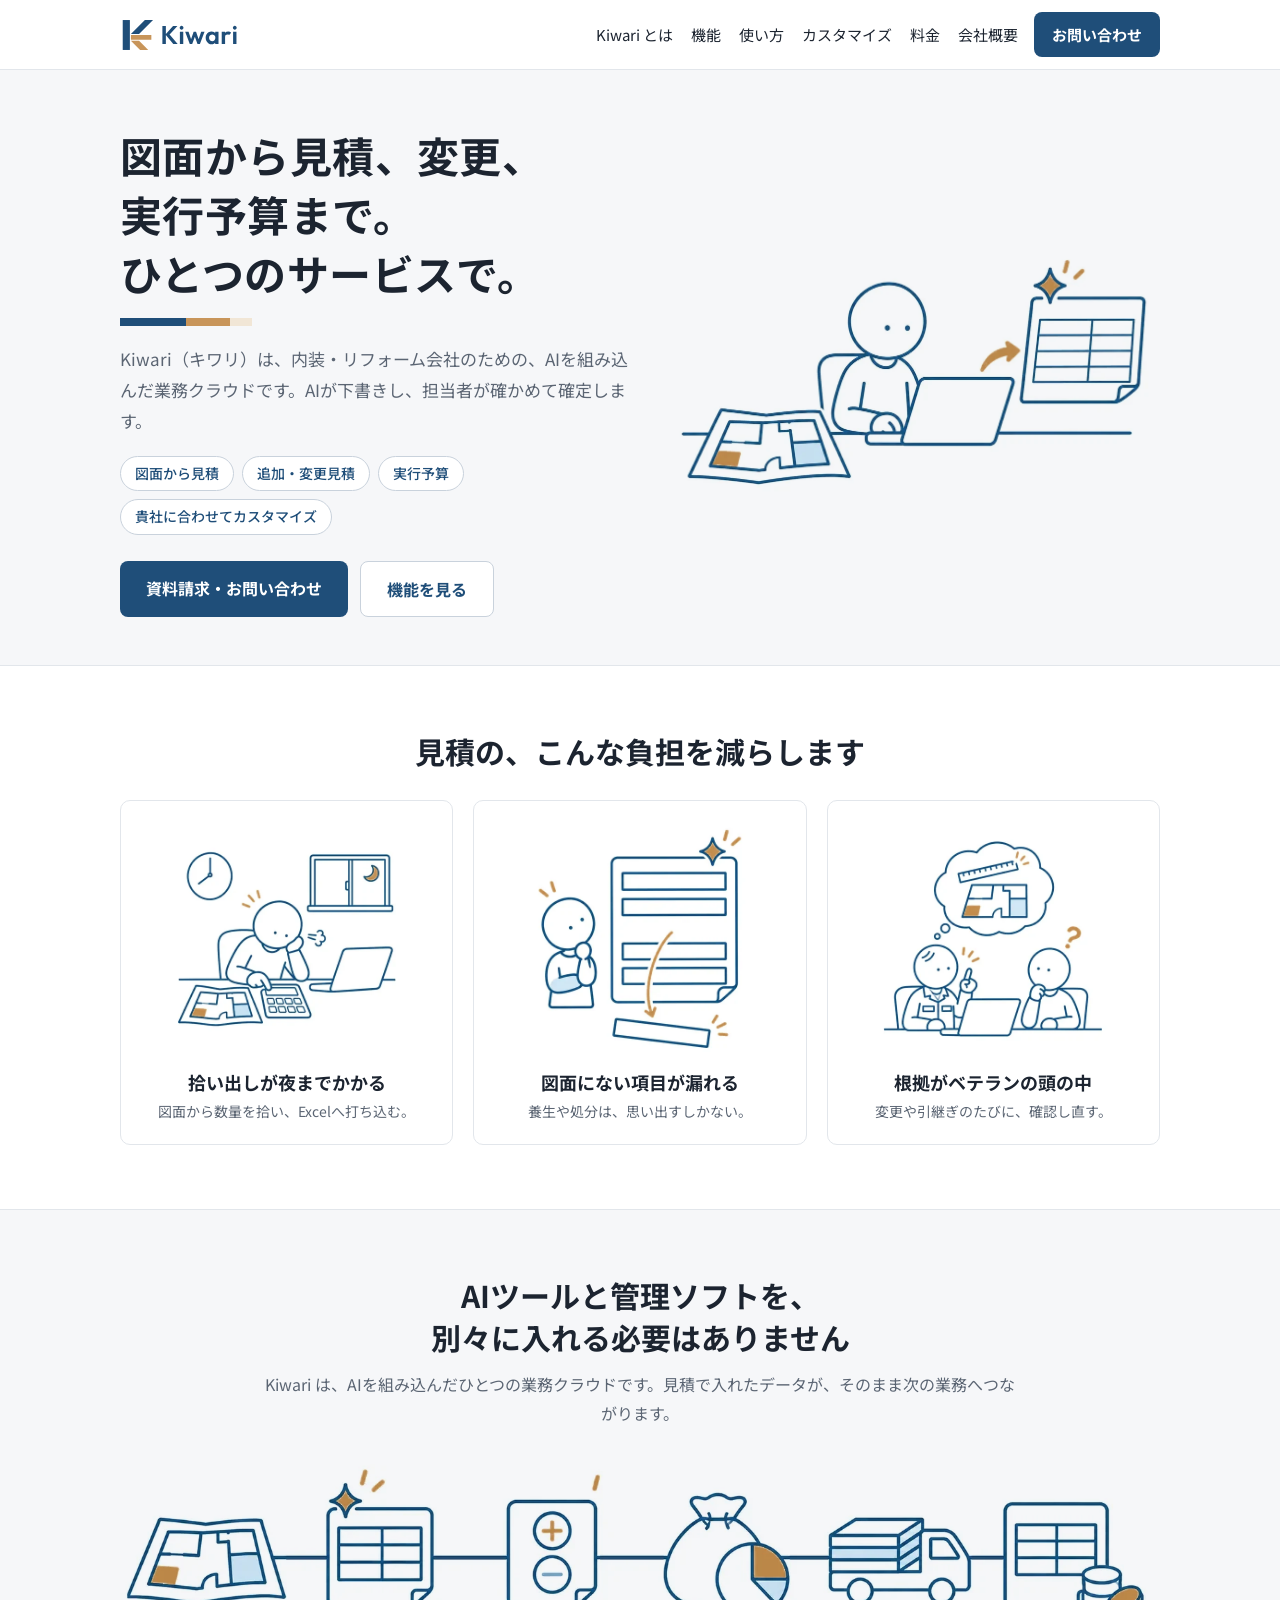
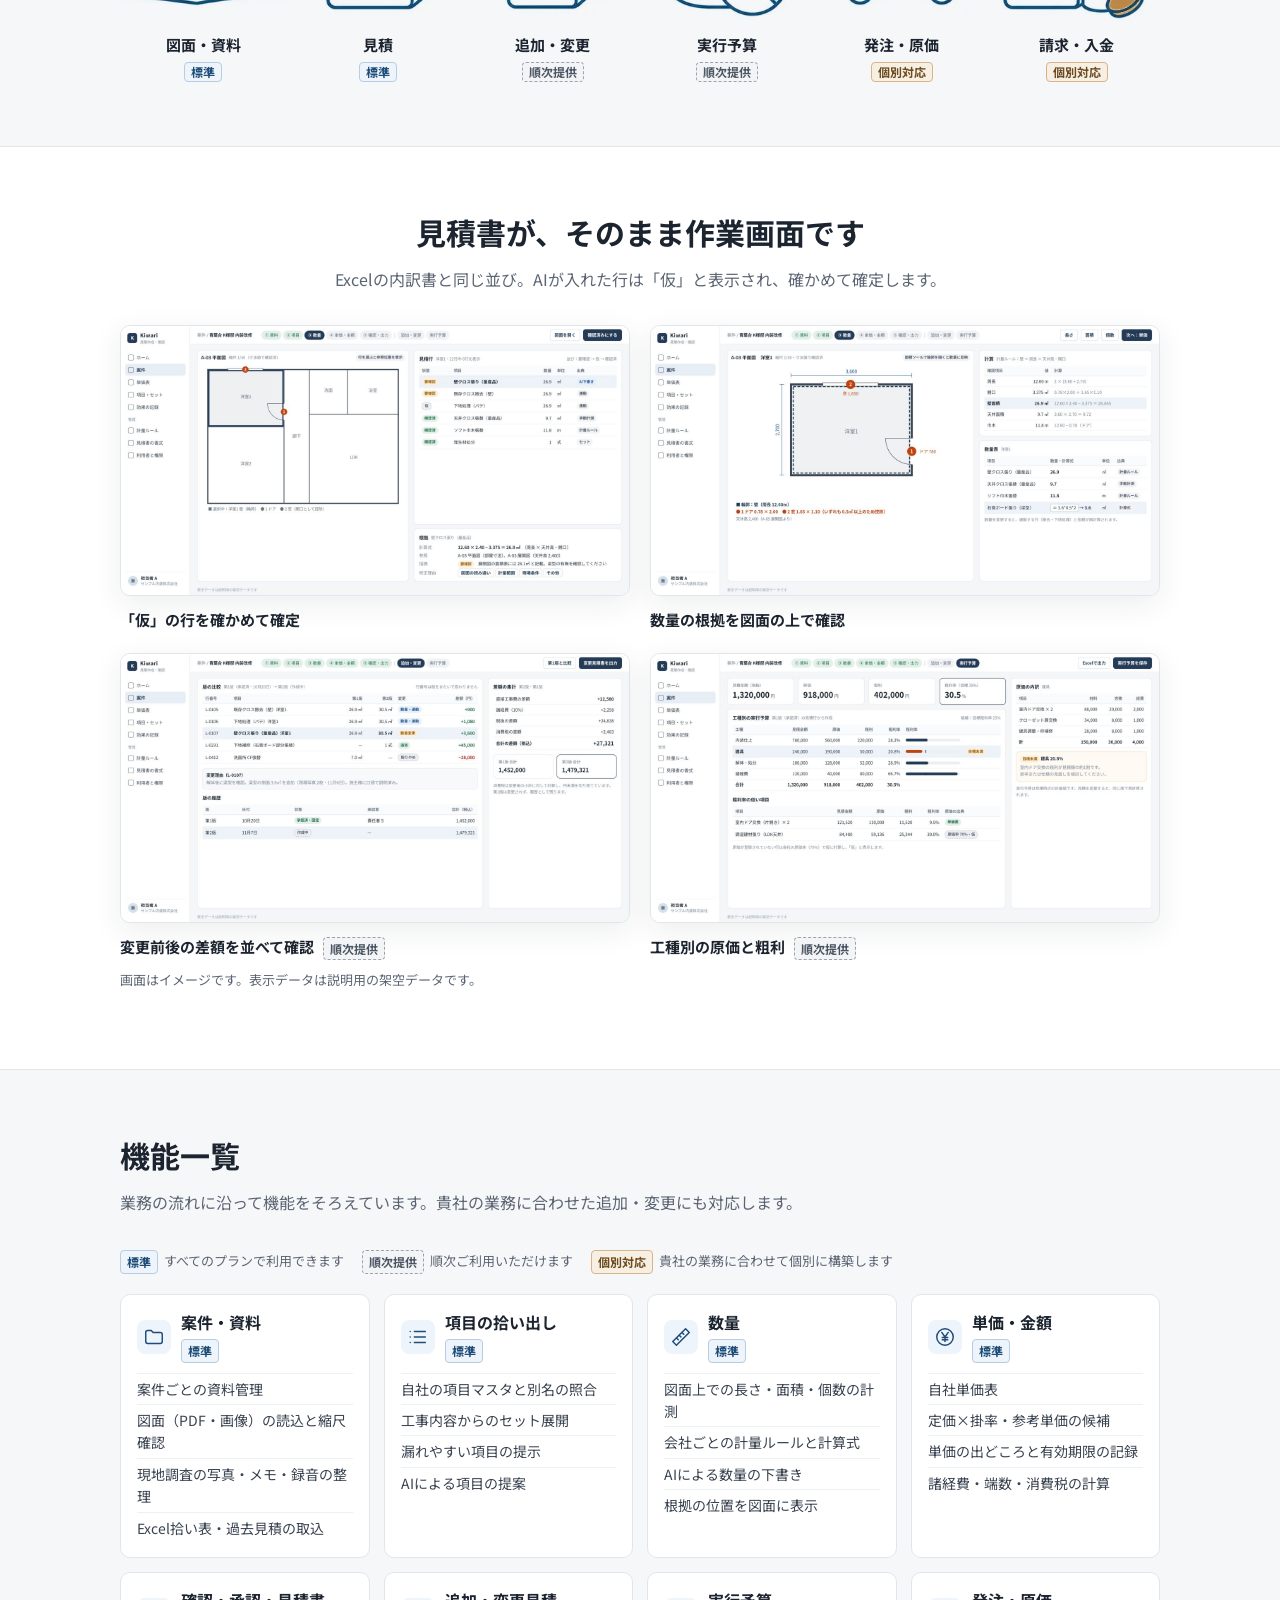
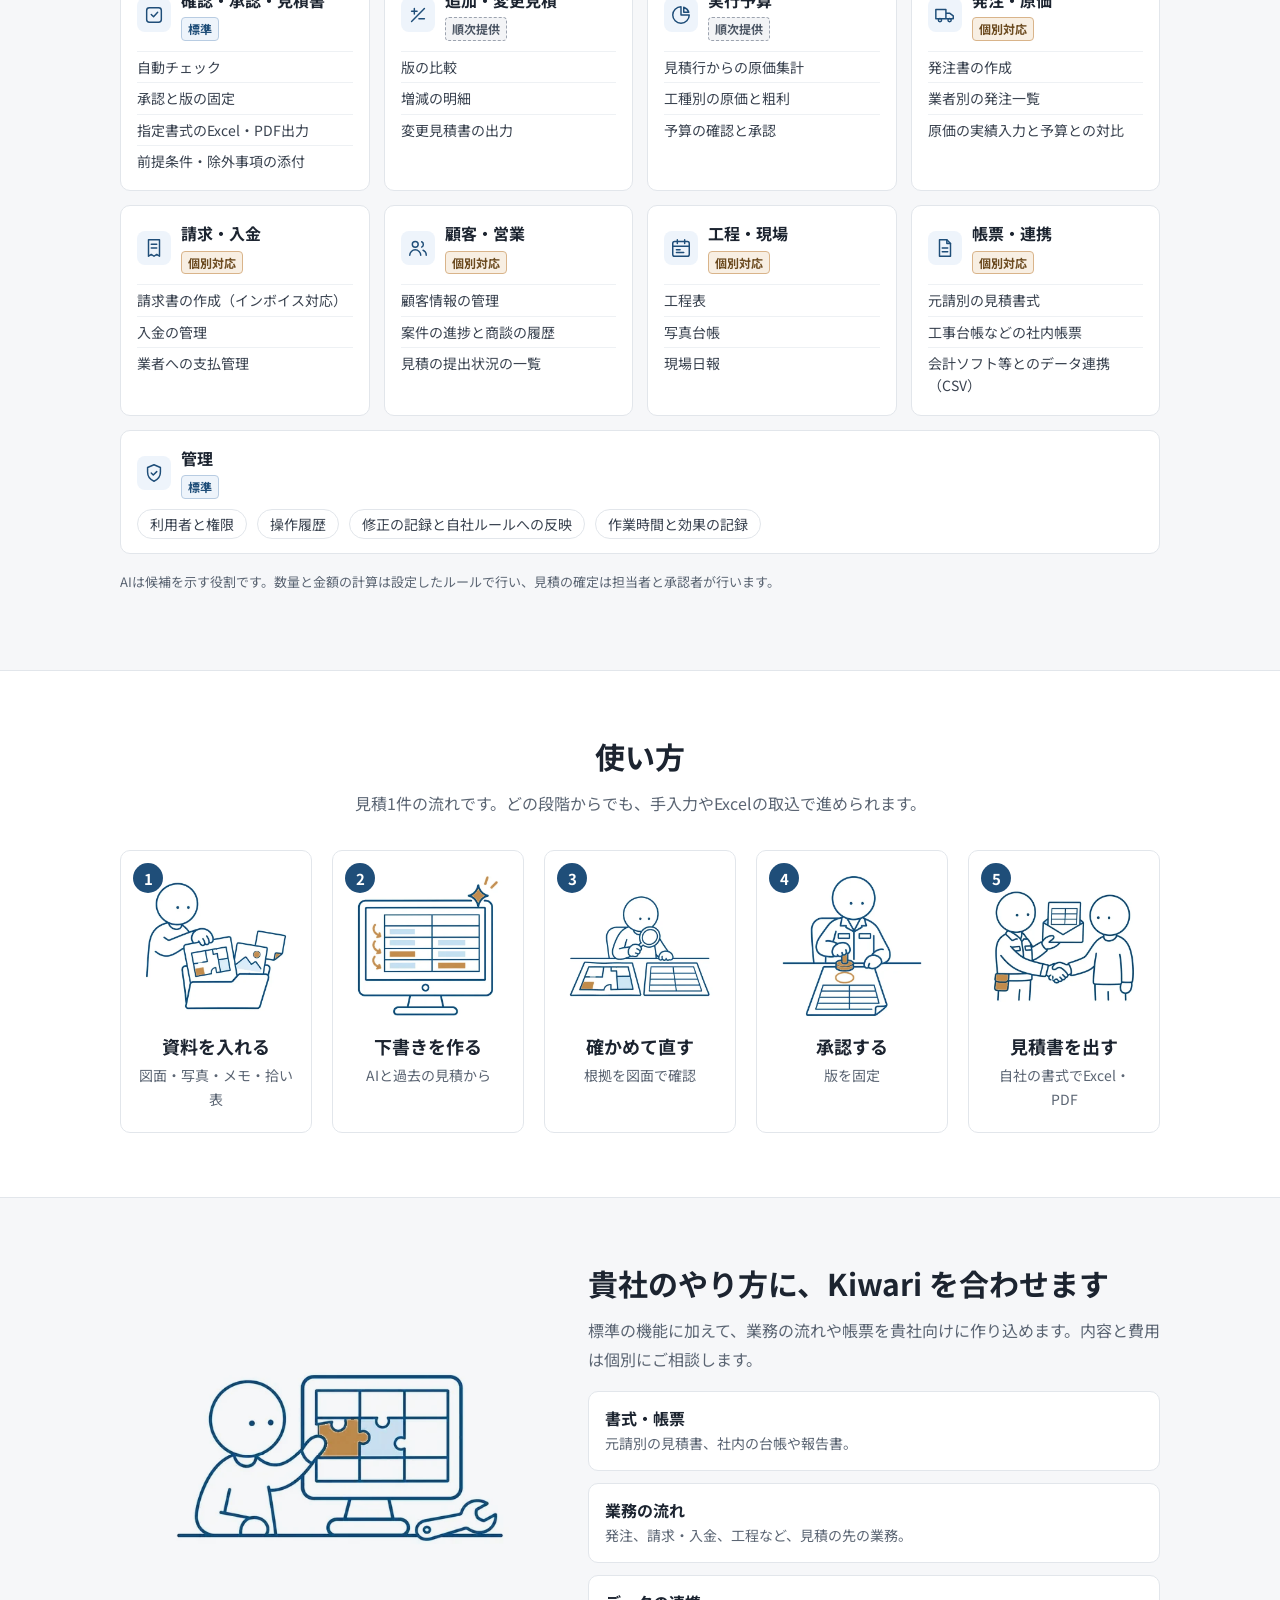
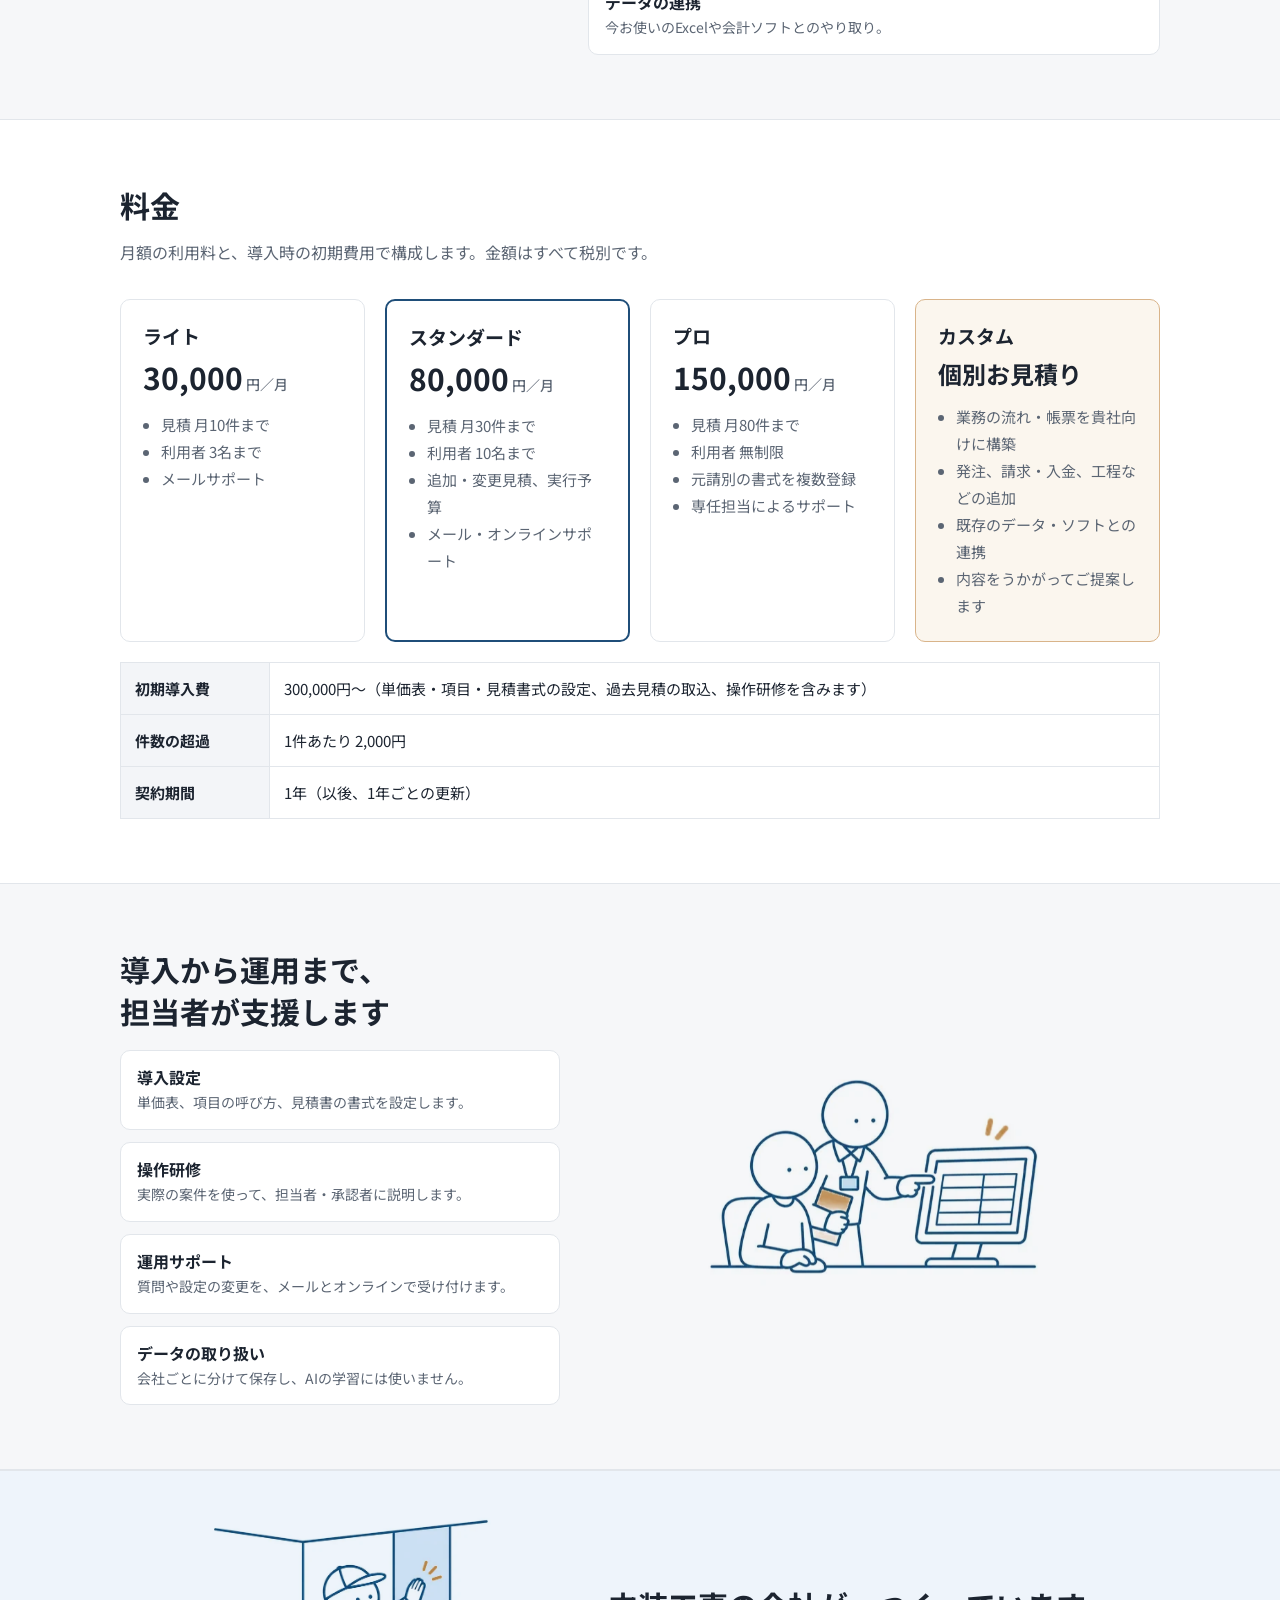
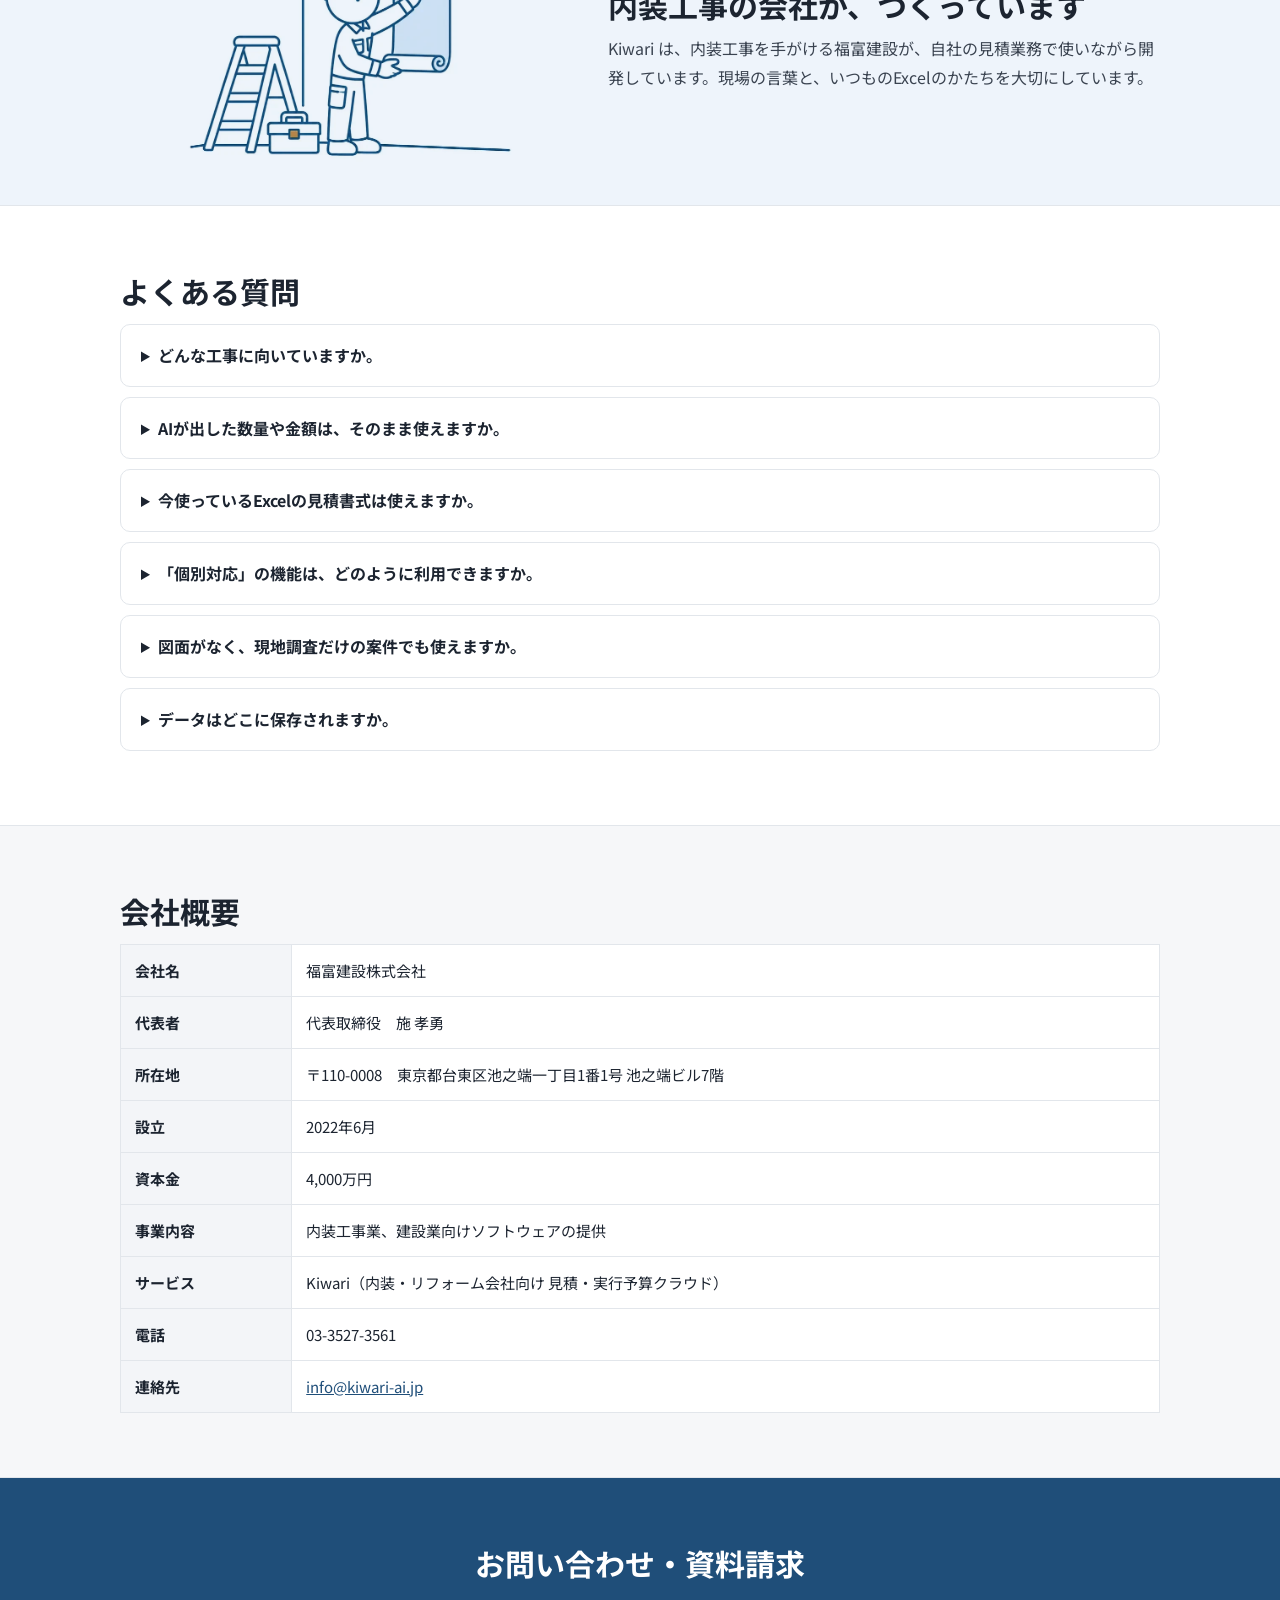
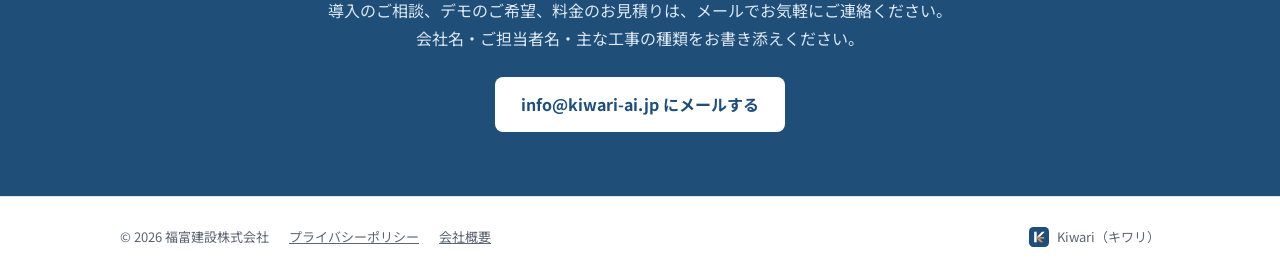
<file: index.html>
<!doctype html>
<html lang="ja">
<head>
<meta charset="utf-8">
<meta name="viewport" content="width=device-width,initial-scale=1">
<title>Kiwari（キワリ）｜内装・リフォームの見積・実行予算クラウド（AI搭載）</title>
<meta name="description" content="Kiwari は、内装・リフォーム会社のためのAI搭載の業務クラウドです。図面からの見積作成、追加・変更見積、実行予算までをひとつのサービスで行えます。貴社の業務に合わせたカスタマイズにも対応します。">
<meta property="og:title" content="Kiwari｜内装・リフォームの見積・実行予算クラウド（AI搭載）">
<meta property="og:description" content="図面から見積、変更、実行予算まで、ひとつのサービスで。AIが下書きし、人が確かめて確定します。">
<meta property="og:type" content="website">
<meta property="og:url" content="https://kiwari-ai.jp/">
<link rel="canonical" href="https://kiwari-ai.jp/">
<link rel="icon" href="assets/favicon.svg" type="image/svg+xml">
<link rel="apple-touch-icon" href="assets/apple-touch-icon.png">
<link rel="preconnect" href="https://fonts.googleapis.com">
<link rel="preconnect" href="https://fonts.gstatic.com" crossorigin>
<link href="https://fonts.googleapis.com/css2?family=Noto+Sans+JP:wght@400;500;700&display=swap" rel="stylesheet">
<link rel="stylesheet" href="assets/style.css">
</head>
<body>

<header class="site">
  <div class="wrap">
    <a class="brand" href="./" aria-label="Kiwari トップ"><img src="assets/logo.svg" width="141" height="40" alt="Kiwari"></a>
    <nav class="main" aria-label="メインメニュー">
      <a href="#concept">Kiwari とは</a>
      <a href="#features">機能</a>
      <a href="#flow">使い方</a>
      <a href="#custom">カスタマイズ</a>
      <a href="#price">料金</a>
      <a href="#company">会社概要</a>
    </nav>
    <a class="btn" href="#contact" style="padding:9px 18px;font-size:15px">お問い合わせ</a>
  </div>
</header>

<main>

<div class="hero2">
  <div class="wrap">
    <div>
      <h1><span>図面から見積、変更、</span><span>実行予算まで。</span><br><span>ひとつのサービスで。</span></h1>
      <div class="bar321" aria-hidden="true"><i></i><i></i><i></i></div>
      <p class="lead">Kiwari（キワリ）は、内装・リフォーム会社のための、AIを組み込んだ業務クラウドです。AIが下書きし、担当者が確かめて確定します。</p>
      <ul class="chips"><li>図面から見積</li><li>追加・変更見積</li><li>実行予算</li><li>貴社に合わせてカスタマイズ</li></ul>
      <div class="cta">
        <a class="btn" href="#contact">資料請求・お問い合わせ</a>
        <a class="btn ghost" href="#features">機能を見る</a>
      </div>
    </div>
    <div class="art"><img class="il" src="assets/il_hero.webp" width="1000" height="667" alt="図面を見ながらノートパソコンで見積書を作る担当者のイラスト"></div>
  </div>
</div>

<section class="center">
  <div class="wrap">
    <h2>見積の、こんな負担を減らします</h2>
    <div class="grid g3" style="margin-top:28px">
      <div class="pic"><img class="il" src="assets/il_pain1.webp" width="520" height="520" alt="" loading="lazy"><h3>拾い出しが夜までかかる</h3><p>図面から数量を拾い、Excelへ打ち込む。</p></div>
      <div class="pic"><img class="il" src="assets/il_pain2.webp" width="520" height="520" alt="" loading="lazy"><h3>図面にない項目が漏れる</h3><p>養生や処分は、思い出すしかない。</p></div>
      <div class="pic"><img class="il" src="assets/il_pain3.webp" width="520" height="520" alt="" loading="lazy"><h3>根拠がベテランの頭の中</h3><p>変更や引継ぎのたびに、確認し直す。</p></div>
    </div>
  </div>
</section>

<section class="alt center" id="concept">
  <div class="wrap">
    <h2>AIツールと管理ソフトを、<br>別々に入れる必要はありません</h2>
    <p class="sec-lead">Kiwari は、AIを組み込んだひとつの業務クラウドです。見積で入れたデータが、そのまま次の業務へつながります。</p>
    <div class="railwrap"><div class="railin">
      <img class="il" src="assets/il_oneline.webp" width="1500" height="243" alt="図面から見積、変更、実行予算、発注、請求までが一本の線でつながるイラスト" loading="lazy" style="width:100%">
      <div class="rail">
        <div>図面・資料<br><span class="tag std">標準</span></div>
        <div>見積<br><span class="tag std">標準</span></div>
        <div>追加・変更<br><span class="tag">順次提供</span></div>
        <div>実行予算<br><span class="tag">順次提供</span></div>
        <div>発注・原価<br><span class="tag cus">個別対応</span></div>
        <div>請求・入金<br><span class="tag cus">個別対応</span></div>
      </div>
    </div></div>
  </div>
</section>

<section>
  <div class="wrap">
    <h2 class="center">見積書が、そのまま作業画面です</h2>
    <p class="sec-lead center" style="margin-left:auto;margin-right:auto">Excelの内訳書と同じ並び。AIが入れた行は「仮」と表示され、確かめて確定します。</p>
    <div class="shots">
      <figure><div class="shot"><img src="assets/s2_review.jpg" width="1440" height="760" alt="見積の行と図面の参照位置を並べた画面" loading="lazy"></div><figcaption>「仮」の行を確かめて確定</figcaption></figure>
      <figure><div class="shot"><img src="assets/s5_qty.jpg" width="1440" height="760" alt="図面上で数量の根拠を確認している画面" loading="lazy"></div><figcaption>数量の根拠を図面の上で確認</figcaption></figure>
      <figure><div class="shot"><img src="assets/s8_change.jpg" width="1440" height="760" alt="当初の版と変更後の版の差額を確認している画面" loading="lazy"></div><figcaption>変更前後の差額を並べて確認 <span class="tag">順次提供</span></figcaption></figure>
      <figure><div class="shot"><img src="assets/s9_budget.jpg" width="1440" height="760" alt="工種別の原価と粗利を確認している画面" loading="lazy"></div><figcaption>工種別の原価と粗利 <span class="tag">順次提供</span></figcaption></figure>
    </div>
    <p class="cap">画面はイメージです。表示データは説明用の架空データです。</p>
  </div>
</section>

<section class="alt" id="features">
  <div class="wrap">
    <h2>機能一覧</h2>
    <p class="sec-lead">業務の流れに沿って機能をそろえています。貴社の業務に合わせた追加・変更にも対応します。</p>
    <ul class="legend">
      <li><span class="tag std">標準</span>すべてのプランで利用できます</li>
      <li><span class="tag">順次提供</span>順次ご利用いただけます</li>
      <li><span class="tag cus">個別対応</span>貴社の業務に合わせて個別に構築します</li>
    </ul>
    <div class="fgrid">
      <div class="fcard"><div class="hd"><svg viewBox="0 0 24 24" fill="none" stroke="currentColor" stroke-width="1.6" stroke-linecap="round" stroke-linejoin="round" aria-hidden="true"><path d="M3 7a2 2 0 0 1 2-2h4l2 2h8a2 2 0 0 1 2 2v8a2 2 0 0 1-2 2H5a2 2 0 0 1-2-2z"/></svg><div><h3>案件・資料</h3><span class="tag std">標準</span></div></div><ul><li>案件ごとの資料管理</li><li>図面（PDF・画像）の読込と縮尺確認</li><li>現地調査の写真・メモ・録音の整理</li><li>Excel拾い表・過去見積の取込</li></ul></div>
      <div class="fcard"><div class="hd"><svg viewBox="0 0 24 24" fill="none" stroke="currentColor" stroke-width="1.6" stroke-linecap="round" stroke-linejoin="round" aria-hidden="true"><path d="M8 6h12M8 12h12M8 18h12"/><path d="M3.5 6h.01M3.5 12h.01M3.5 18h.01"/></svg><div><h3>項目の拾い出し</h3><span class="tag std">標準</span></div></div><ul><li>自社の項目マスタと別名の照合</li><li>工事内容からのセット展開</li><li>漏れやすい項目の提示</li><li>AIによる項目の提案</li></ul></div>
      <div class="fcard"><div class="hd"><svg viewBox="0 0 24 24" fill="none" stroke="currentColor" stroke-width="1.6" stroke-linecap="round" stroke-linejoin="round" aria-hidden="true"><path d="M3 17 17 3l4 4L7 21z"/><path d="m7 13 2 2M10 10l2 2M13 7l2 2"/></svg><div><h3>数量</h3><span class="tag std">標準</span></div></div><ul><li>図面上での長さ・面積・個数の計測</li><li>会社ごとの計量ルールと計算式</li><li>AIによる数量の下書き</li><li>根拠の位置を図面に表示</li></ul></div>
      <div class="fcard"><div class="hd"><svg viewBox="0 0 24 24" fill="none" stroke="currentColor" stroke-width="1.6" stroke-linecap="round" stroke-linejoin="round" aria-hidden="true"><circle cx="12" cy="12" r="9"/><path d="m8.5 7 3.5 5 3.5-5M12 12v5M9 12.5h6M9 15h6"/></svg><div><h3>単価・金額</h3><span class="tag std">標準</span></div></div><ul><li>自社単価表</li><li>定価×掛率・参考単価の候補</li><li>単価の出どころと有効期限の記録</li><li>諸経費・端数・消費税の計算</li></ul></div>
      <div class="fcard"><div class="hd"><svg viewBox="0 0 24 24" fill="none" stroke="currentColor" stroke-width="1.6" stroke-linecap="round" stroke-linejoin="round" aria-hidden="true"><path d="M9 11.5 11.5 14 16 9"/><rect x="4" y="4" width="16" height="16" rx="3"/></svg><div><h3>確認・承認・見積書</h3><span class="tag std">標準</span></div></div><ul><li>自動チェック</li><li>承認と版の固定</li><li>指定書式のExcel・PDF出力</li><li>前提条件・除外事項の添付</li></ul></div>
      <div class="fcard"><div class="hd"><svg viewBox="0 0 24 24" fill="none" stroke="currentColor" stroke-width="1.6" stroke-linecap="round" stroke-linejoin="round" aria-hidden="true"><path d="M5 8h6M8 5v6M13 16h6"/><path d="M19 5 5 19"/></svg><div><h3>追加・変更見積</h3><span class="tag">順次提供</span></div></div><ul><li>版の比較</li><li>増減の明細</li><li>変更見積書の出力</li></ul></div>
      <div class="fcard"><div class="hd"><svg viewBox="0 0 24 24" fill="none" stroke="currentColor" stroke-width="1.6" stroke-linecap="round" stroke-linejoin="round" aria-hidden="true"><path d="M12 3a9 9 0 1 0 9 9h-9z"/><path d="M15 3.5A9 9 0 0 1 20.5 9H15z"/></svg><div><h3>実行予算</h3><span class="tag">順次提供</span></div></div><ul><li>見積行からの原価集計</li><li>工種別の原価と粗利</li><li>予算の確認と承認</li></ul></div>
      <div class="fcard"><div class="hd"><svg viewBox="0 0 24 24" fill="none" stroke="currentColor" stroke-width="1.6" stroke-linecap="round" stroke-linejoin="round" aria-hidden="true"><path d="M2 6h11v10H2zM13 10h4l4 3v3h-8z"/><circle cx="6.5" cy="17.5" r="1.8"/><circle cx="17" cy="17.5" r="1.8"/></svg><div><h3>発注・原価</h3><span class="tag cus">個別対応</span></div></div><ul><li>発注書の作成</li><li>業者別の発注一覧</li><li>原価の実績入力と予算との対比</li></ul></div>
      <div class="fcard"><div class="hd"><svg viewBox="0 0 24 24" fill="none" stroke="currentColor" stroke-width="1.6" stroke-linecap="round" stroke-linejoin="round" aria-hidden="true"><path d="M6 3h12v18l-3-2-3 2-3-2-3 2z"/><path d="M9 8h6M9 12h6"/></svg><div><h3>請求・入金</h3><span class="tag cus">個別対応</span></div></div><ul><li>請求書の作成（インボイス対応）</li><li>入金の管理</li><li>業者への支払管理</li></ul></div>
      <div class="fcard"><div class="hd"><svg viewBox="0 0 24 24" fill="none" stroke="currentColor" stroke-width="1.6" stroke-linecap="round" stroke-linejoin="round" aria-hidden="true"><circle cx="9" cy="8" r="3.2"/><path d="M3 20c0-3.3 2.7-6 6-6s6 2.700 6 6"/><path d="M16 5.2a3.200 3.200 0 0 1 0 5.800M17.500 14.500c2.100.800 3.500 2.800 3.500 5.500"/></svg><div><h3>顧客・営業</h3><span class="tag cus">個別対応</span></div></div><ul><li>顧客情報の管理</li><li>案件の進捗と商談の履歴</li><li>見積の提出状況の一覧</li></ul></div>
      <div class="fcard"><div class="hd"><svg viewBox="0 0 24 24" fill="none" stroke="currentColor" stroke-width="1.6" stroke-linecap="round" stroke-linejoin="round" aria-hidden="true"><rect x="3" y="5" width="18" height="16" rx="2"/><path d="M3 10h18M8 3v4M16 3v4M7 14h4M7 17h8"/></svg><div><h3>工程・現場</h3><span class="tag cus">個別対応</span></div></div><ul><li>工程表</li><li>写真台帳</li><li>現場日報</li></ul></div>
      <div class="fcard"><div class="hd"><svg viewBox="0 0 24 24" fill="none" stroke="currentColor" stroke-width="1.6" stroke-linecap="round" stroke-linejoin="round" aria-hidden="true"><path d="M6 3h8l4 4v14H6z"/><path d="M14 3v4h4M9 12h6M9 16h6"/></svg><div><h3>帳票・連携</h3><span class="tag cus">個別対応</span></div></div><ul><li>元請別の見積書式</li><li>工事台帳などの社内帳票</li><li>会計ソフト等とのデータ連携（CSV）</li></ul></div>
      <div class="fcard wide"><div class="hd"><svg viewBox="0 0 24 24" fill="none" stroke="currentColor" stroke-width="1.6" stroke-linecap="round" stroke-linejoin="round" aria-hidden="true"><path d="M12 3 5 6v5c0 4.500 2.900 8.300 7 10 4.100-1.700 7-5.500 7-10V6z"/><path d="m9 12 2.200 2.200L15 10.500"/></svg><div><h3>管理</h3><span class="tag std">標準</span></div></div><ul><li>利用者と権限</li><li>操作履歴</li><li>修正の記録と自社ルールへの反映</li><li>作業時間と効果の記録</li></ul></div>
    </div>
    <p class="note">AIは候補を示す役割です。数量と金額の計算は設定したルールで行い、見積の確定は担当者と承認者が行います。</p>
  </div>
</section>

<section class="center" id="flow">
  <div class="wrap">
    <h2>使い方</h2>
    <p class="sec-lead">見積1件の流れです。どの段階からでも、手入力やExcelの取込で進められます。</p>
    <div class="grid g5">
      <div class="pic step"><span class="num">1</span><img class="il" src="assets/il_step1.webp" width="520" height="520" alt="" loading="lazy"><h3>資料を入れる</h3><p>図面・写真・メモ・拾い表</p></div>
      <div class="pic step"><span class="num">2</span><img class="il" src="assets/il_step2.webp" width="520" height="520" alt="" loading="lazy"><h3>下書きを作る</h3><p>AIと過去の見積から</p></div>
      <div class="pic step"><span class="num">3</span><img class="il" src="assets/il_step3.webp" width="520" height="520" alt="" loading="lazy"><h3>確かめて直す</h3><p>根拠を図面で確認</p></div>
      <div class="pic step"><span class="num">4</span><img class="il" src="assets/il_step4.webp" width="520" height="520" alt="" loading="lazy"><h3>承認する</h3><p>版を固定</p></div>
      <div class="pic step"><span class="num">5</span><img class="il" src="assets/il_step5.webp" width="520" height="520" alt="" loading="lazy"><h3>見積書を出す</h3><p>自社の書式でExcel・PDF</p></div>
    </div>
  </div>
</section>

<section class="alt" id="custom">
  <div class="wrap split">
    <div class="center"><img class="il" src="assets/il_custom.webp" width="520" height="520" alt="画面の表にパズルのピースをはめ込むイラスト" loading="lazy"></div>
    <div>
      <h2>貴社のやり方に、Kiwari を合わせます</h2>
      <p class="sec-lead" style="margin-bottom:18px">標準の機能に加えて、業務の流れや帳票を貴社向けに作り込めます。内容と費用は個別にご相談します。</p>
      <div class="mini">
        <div><h3>書式・帳票</h3><p>元請別の見積書、社内の台帳や報告書。</p></div>
        <div><h3>業務の流れ</h3><p>発注、請求・入金、工程など、見積の先の業務。</p></div>
        <div><h3>データの連携</h3><p>今お使いのExcelや会計ソフトとのやり取り。</p></div>
      </div>
    </div>
  </div>
</section>

<section id="price">
  <div class="wrap">
    <h2>料金</h2>
    <p class="sec-lead">月額の利用料と、導入時の初期費用で構成します。金額はすべて税別です。</p>
    <!-- 料金は暫定です。確定後に更新してください -->
    <div class="grid g4">
      <div class="card plan">
        <h3>ライト</h3>
        <div class="price">30,000<small> 円／月</small></div>
        <ul><li>見積 月10件まで</li><li>利用者 3名まで</li><li>メールサポート</li></ul>
      </div>
      <div class="card plan rec">
        <h3>スタンダード</h3>
        <div class="price">80,000<small> 円／月</small></div>
        <ul><li>見積 月30件まで</li><li>利用者 10名まで</li><li>追加・変更見積、実行予算</li><li>メール・オンラインサポート</li></ul>
      </div>
      <div class="card plan">
        <h3>プロ</h3>
        <div class="price">150,000<small> 円／月</small></div>
        <ul><li>見積 月80件まで</li><li>利用者 無制限</li><li>元請別の書式を複数登録</li><li>専任担当によるサポート</li></ul>
      </div>
      <div class="card plan cus">
        <h3>カスタム</h3>
        <div class="price ask">個別お見積り</div>
        <ul><li>業務の流れ・帳票を貴社向けに構築</li><li>発注、請求・入金、工程などの追加</li><li>既存のデータ・ソフトとの連携</li><li>内容をうかがってご提案します</li></ul>
      </div>
    </div>
    <div class="tblwrap" style="margin-top:20px">
      <table class="tbl">
        <tr><th>初期導入費</th><td>300,000円〜（単価表・項目・見積書式の設定、過去見積の取込、操作研修を含みます）</td></tr>
        <tr><th>件数の超過</th><td>1件あたり 2,000円</td></tr>
        <tr><th>契約期間</th><td>1年（以後、1年ごとの更新）</td></tr>
      </table>
    </div>
  </div>
</section>

<section class="alt" id="support">
  <div class="wrap split">
    <div>
      <h2>導入から運用まで、担当者が支援します</h2>
      <div class="mini" style="margin-top:18px">
        <div><h3>導入設定</h3><p>単価表、項目の呼び方、見積書の書式を設定します。</p></div>
        <div><h3>操作研修</h3><p>実際の案件を使って、担当者・承認者に説明します。</p></div>
        <div><h3>運用サポート</h3><p>質問や設定の変更を、メールとオンラインで受け付けます。</p></div>
        <div><h3>データの取り扱い</h3><p>会社ごとに分けて保存し、AIの学習には使いません。</p></div>
      </div>
    </div>
    <div class="center"><img class="il" src="assets/il_support.webp" width="520" height="520" alt="担当者の横で画面を指さして説明するサポート担当のイラスト" loading="lazy"></div>
  </div>
</section>

<div class="band">
  <div class="wrap">
    <div class="center"><img class="il" src="assets/il_genba.webp" width="900" height="600" alt="室内で壁紙を貼る内装職人のイラスト" loading="lazy"></div>
    <div>
      <h2>内装工事の会社が、つくっています</h2>
      <p>Kiwari は、内装工事を手がける福富建設が、自社の見積業務で使いながら開発しています。現場の言葉と、いつものExcelのかたちを大切にしています。</p>
    </div>
  </div>
</div>

<section class="faq" id="faq">
  <div class="wrap">
    <h2>よくある質問</h2>
    <details><summary>どんな工事に向いていますか。</summary><p>内装仕上工事と住宅・店舗・事務所のリフォーム工事を対象にしています。対応する工事の種類は、導入時にご相談のうえ設定します。</p></details>
    <details><summary>AIが出した数量や金額は、そのまま使えますか。</summary><p>そのままは使わず、担当者が確認する前提です。AIが入れた行には「仮」と表示し、根拠の位置と計算式を示します。図面の状態によっては下書きを作れない場合があり、その場合は図面上で計測して入力します。</p></details>
    <details><summary>今使っているExcelの見積書式は使えますか。</summary><p>はい。導入時に自社や元請の書式を設定し、同じ形で出力できるようにします。</p></details>
    <details><summary>「個別対応」の機能は、どのように利用できますか。</summary><p>貴社の業務をうかがったうえで、必要な範囲を個別に構築します。内容・費用・時期は、お打ち合わせのうえご提案します。</p></details>
    <details><summary>図面がなく、現地調査だけの案件でも使えますか。</summary><p>使えます。写真・メモ・録音と過去の見積から下書きを作り、数量は手入力または簡易な計測で入力します。</p></details>
    <details><summary>データはどこに保存されますか。</summary><p>国内のクラウド環境に保存します。保存期間と削除の方法は、契約時に取り決めます。</p></details>
  </div>
</section>

<section class="alt" id="company">
  <div class="wrap">
    <h2>会社概要</h2>
    <div class="tblwrap">
      <table class="tbl">
        <tr><th>会社名</th><td>福富建設株式会社</td></tr>
        <tr><th>代表者</th><td>代表取締役　施 孝勇</td></tr>
        <tr><th>所在地</th><td>〒110-0008　東京都台東区池之端一丁目1番1号 池之端ビル7階</td></tr>
        <tr><th>設立</th><td>2022年6月</td></tr>
        <tr><th>資本金</th><td>4,000万円</td></tr>
        <tr><th>事業内容</th><td>内装工事業、建設業向けソフトウェアの提供</td></tr>
        <tr><th>サービス</th><td>Kiwari（内装・リフォーム会社向け 見積・実行予算クラウド）</td></tr>
        <tr><th>電話</th><td>03-3527-3561</td></tr>
        <tr><th>連絡先</th><td><a href="mailto:info@kiwari-ai.jp">info@kiwari-ai.jp</a></td></tr>
      </table>
    </div>
  </div>
</section>

<section class="contact" id="contact">
  <div class="wrap">
    <h2>お問い合わせ・資料請求</h2>
    <p>導入のご相談、デモのご希望、料金のお見積りは、メールでお気軽にご連絡ください。<br>会社名・ご担当者名・主な工事の種類をお書き添えください。</p>
    <a class="btn" href="mailto:info@kiwari-ai.jp?subject=Kiwari%E3%81%AE%E3%81%8A%E5%95%8F%E3%81%84%E5%90%88%E3%82%8F%E3%81%9B">info@kiwari-ai.jp にメールする</a>
  </div>
</section>

</main>

<footer class="site">
  <div class="wrap">
    <span>© 2026 福富建設株式会社</span>
    <a href="privacy.html">プライバシーポリシー</a>
    <a href="#company">会社概要</a>
    <span style="margin-left:auto;display:flex;align-items:center;gap:8px"><img src="assets/favicon.svg" width="20" height="20" alt="">Kiwari（キワリ）</span>
  </div>
</footer>

</body>
</html>
</file>
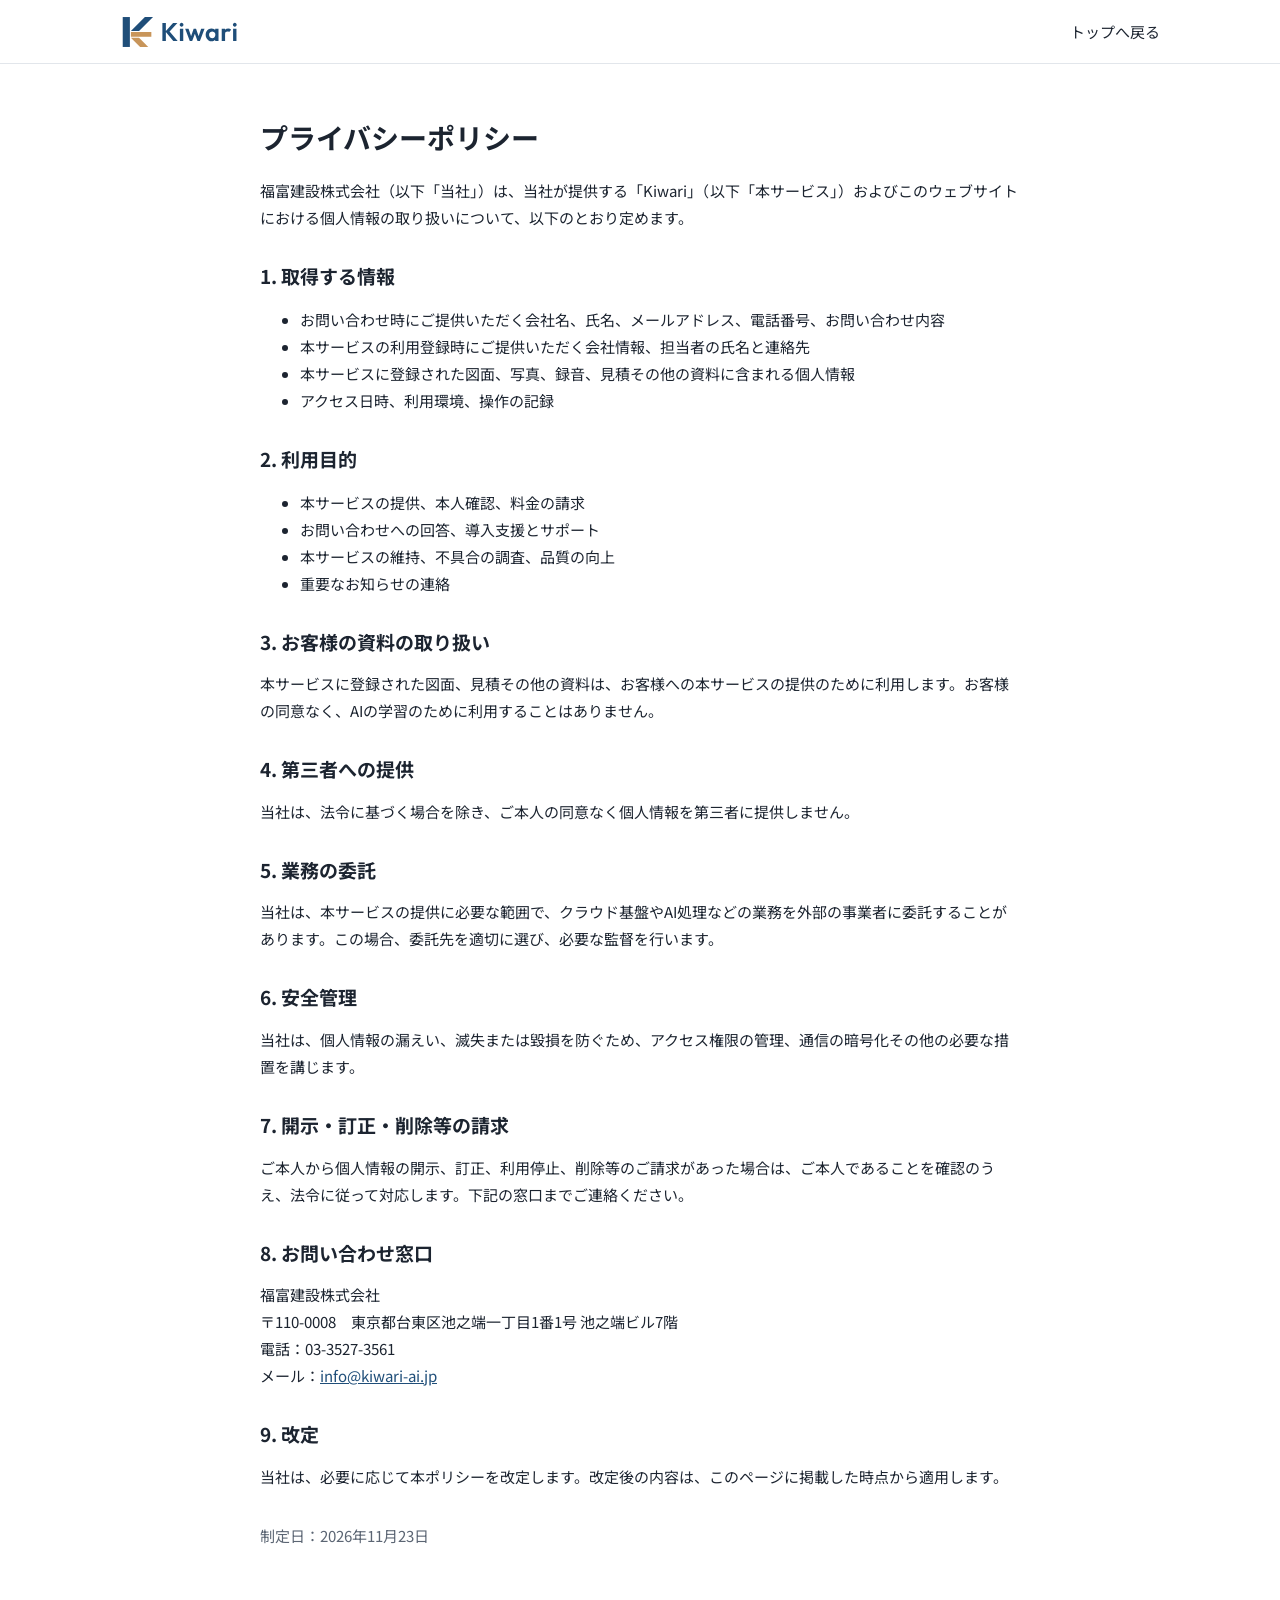
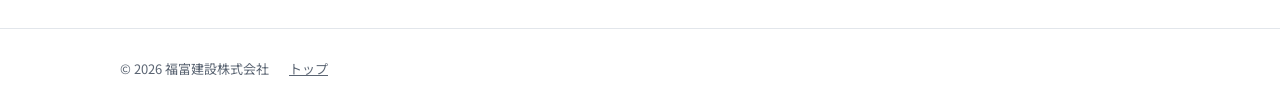
<file: privacy.html>
<!doctype html>
<html lang="ja">
<head>
<meta charset="utf-8">
<meta name="viewport" content="width=device-width,initial-scale=1">
<title>プライバシーポリシー｜Kiwari</title>
<link rel="canonical" href="https://kiwari-ai.jp/privacy.html">
<link rel="icon" href="assets/favicon.svg" type="image/svg+xml">
<link rel="apple-touch-icon" href="assets/apple-touch-icon.png">
<link rel="preconnect" href="https://fonts.googleapis.com">
<link rel="preconnect" href="https://fonts.gstatic.com" crossorigin>
<link href="https://fonts.googleapis.com/css2?family=Noto+Sans+JP:wght@400;500;700&display=swap" rel="stylesheet">
<link rel="stylesheet" href="assets/style.css">
</head>
<body>
<header class="site">
  <div class="wrap">
    <a class="brand" href="./" aria-label="Kiwari トップ"><img src="assets/logo.svg" width="141" height="40" alt="Kiwari"></a>
    <nav class="main" aria-label="メインメニュー"><a href="./">トップへ戻る</a></nav>
  </div>
</header>
<main class="wrap doc" style="max-width:800px;padding-bottom:64px">
  <h1>プライバシーポリシー</h1>
  <p>福富建設株式会社（以下「当社」）は、当社が提供する「Kiwari」（以下「本サービス」）およびこのウェブサイトにおける個人情報の取り扱いについて、以下のとおり定めます。</p>

  <h2>1. 取得する情報</h2>
  <ul>
    <li>お問い合わせ時にご提供いただく会社名、氏名、メールアドレス、電話番号、お問い合わせ内容</li>
    <li>本サービスの利用登録時にご提供いただく会社情報、担当者の氏名と連絡先</li>
    <li>本サービスに登録された図面、写真、録音、見積その他の資料に含まれる個人情報</li>
    <li>アクセス日時、利用環境、操作の記録</li>
  </ul>

  <h2>2. 利用目的</h2>
  <ul>
    <li>本サービスの提供、本人確認、料金の請求</li>
    <li>お問い合わせへの回答、導入支援とサポート</li>
    <li>本サービスの維持、不具合の調査、品質の向上</li>
    <li>重要なお知らせの連絡</li>
  </ul>

  <h2>3. お客様の資料の取り扱い</h2>
  <p>本サービスに登録された図面、見積その他の資料は、お客様への本サービスの提供のために利用します。お客様の同意なく、AIの学習のために利用することはありません。</p>

  <h2>4. 第三者への提供</h2>
  <p>当社は、法令に基づく場合を除き、ご本人の同意なく個人情報を第三者に提供しません。</p>

  <h2>5. 業務の委託</h2>
  <p>当社は、本サービスの提供に必要な範囲で、クラウド基盤やAI処理などの業務を外部の事業者に委託することがあります。この場合、委託先を適切に選び、必要な監督を行います。</p>

  <h2>6. 安全管理</h2>
  <p>当社は、個人情報の漏えい、滅失または毀損を防ぐため、アクセス権限の管理、通信の暗号化その他の必要な措置を講じます。</p>

  <h2>7. 開示・訂正・削除等の請求</h2>
  <p>ご本人から個人情報の開示、訂正、利用停止、削除等のご請求があった場合は、ご本人であることを確認のうえ、法令に従って対応します。下記の窓口までご連絡ください。</p>

  <h2>8. お問い合わせ窓口</h2>
  <p>福富建設株式会社<br>〒110-0008　東京都台東区池之端一丁目1番1号 池之端ビル7階<br>電話：03-3527-3561<br>メール：<a href="mailto:info@kiwari-ai.jp">info@kiwari-ai.jp</a></p>

  <h2>9. 改定</h2>
  <p>当社は、必要に応じて本ポリシーを改定します。改定後の内容は、このページに掲載した時点から適用します。</p>

  <p style="margin-top:32px;color:#5B6573">制定日：2026年11月23日</p>
</main>
<footer class="site">
  <div class="wrap"><span>© 2026 福富建設株式会社</span><a href="./">トップ</a></div>
</footer>
</body>
</html>
</file>
<file: assets/style.css>
:root{--navy:#1F4E79;--navy-d:#163A5C;--ink:#1C2430;--sub:#5B6573;--line:#E2E6EB;--bg:#F6F7F9;--tint:#EEF4FB;--warn:#8A4B08}
*{box-sizing:border-box}
html{scroll-behavior:smooth}
body{margin:0;font-family:'Noto Sans JP','Hiragino Kaku Gothic ProN','Yu Gothic',Meiryo,sans-serif;color:var(--ink);background:#fff;font-size:16px;line-height:1.8}
img{max-width:100%;height:auto;display:block}
a{color:var(--navy)}
.wrap{max-width:1080px;margin:0 auto;padding:0 20px}
header.site{position:sticky;top:0;background:#fff;border-bottom:1px solid var(--line);z-index:10}
header.site .wrap{display:flex;align-items:center;gap:16px;flex-wrap:wrap;padding-top:12px;padding-bottom:12px}
.brand{display:flex;align-items:center;gap:10px;text-decoration:none;color:var(--ink);font-weight:700;font-size:20px}
.brand span.mk{width:34px;height:34px;border-radius:8px;background:var(--navy);color:#fff;display:flex;align-items:center;justify-content:center;font-size:18px}
nav.main{display:flex;gap:4px 18px;flex-wrap:wrap;margin-left:auto;font-size:15px}
nav.main a{text-decoration:none;color:var(--ink);padding:6px 0}
nav.main a:hover{color:var(--navy)}
.btn{display:inline-block;background:var(--navy);color:#fff;text-decoration:none;font-weight:700;padding:13px 26px;border-radius:8px;font-size:16px}
.btn:hover{background:var(--navy-d);color:#fff}
.btn.ghost{background:#fff;color:var(--navy);border:1px solid #C9D2DC}
.hero{background:var(--bg);border-bottom:1px solid var(--line);padding:64px 0 56px}
.hero h1{font-size:clamp(28px,4.6vw,44px);line-height:1.35;margin:0 0 18px;letter-spacing:.01em}
.hero p.lead{font-size:18px;color:var(--sub);max-width:720px;margin:0 0 28px}
.hero .cta{display:flex;gap:12px;flex-wrap:wrap;margin-bottom:40px}
.shot{border:1px solid var(--line);border-radius:10px;overflow:hidden;background:#fff;box-shadow:0 8px 30px rgba(28,36,48,.08)}
.cap{font-size:13px;color:var(--sub);margin-top:8px}
section{padding:64px 0}
section.alt{background:var(--bg);border-top:1px solid var(--line);border-bottom:1px solid var(--line)}
h2{font-size:clamp(24px,3.2vw,30px);line-height:1.4;margin:0 0 12px}
h3{font-size:19px;margin:0 0 8px;line-height:1.5}
p.sec-lead{color:var(--sub);max-width:760px;margin:0 0 32px}
.grid{display:grid;gap:20px}
.g3{grid-template-columns:repeat(auto-fit,minmax(260px,1fr))}
.g2{grid-template-columns:repeat(auto-fit,minmax(320px,1fr))}
.card{background:#fff;border:1px solid var(--line);border-radius:10px;padding:22px}
.card p{margin:0;color:var(--sub);font-size:15px}
.num{display:inline-flex;width:30px;height:30px;border-radius:50%;background:var(--navy);color:#fff;font-weight:700;align-items:center;justify-content:center;font-size:15px;margin-bottom:10px}
.tag{display:inline-block;font-size:12px;font-weight:700;border:1px dashed #9CA3AF;color:#4B5563;background:#F3F4F6;border-radius:4px;padding:0 6px;margin-left:6px;vertical-align:middle}
.feature{display:grid;grid-template-columns:repeat(auto-fit,minmax(320px,1fr));gap:28px;align-items:center;margin-bottom:48px}
.feature:last-child{margin-bottom:0}
.feature ul{margin:10px 0 0;padding-left:1.2em;color:var(--sub);font-size:15px}
table.tbl{width:100%;border-collapse:collapse;font-size:15px;background:#fff}
table.tbl th,table.tbl td{border:1px solid var(--line);padding:12px 14px;text-align:left;vertical-align:top}
table.tbl th{background:#F3F5F8;font-weight:700;white-space:nowrap}
.tblwrap{overflow-x:auto}
.price{font-size:30px;font-weight:700;font-variant-numeric:tabular-nums;line-height:1.3}
.price small{font-size:14px;font-weight:500;color:var(--sub)}
.plan ul{margin:14px 0 0;padding-left:1.2em;font-size:15px;color:var(--sub)}
.plan.rec{border:2px solid var(--navy)}
.note{font-size:13px;color:var(--sub);margin-top:16px}
.faq details{background:#fff;border:1px solid var(--line);border-radius:10px;padding:16px 20px;margin-bottom:10px}
.faq summary{font-weight:700;cursor:pointer}
.faq p{margin:10px 0 0;color:var(--sub);font-size:15px}
.contact{background:var(--navy);color:#fff;text-align:center}
.contact h2{color:#fff}
.contact p{color:#DCE7F3;margin:0 0 24px}
.contact .btn{background:#fff;color:var(--navy)}
footer.site{padding:28px 0;font-size:13px;color:var(--sub);border-top:1px solid var(--line)}
footer.site .wrap{display:flex;gap:8px 20px;flex-wrap:wrap;align-items:center}
footer.site a{color:var(--sub)}
.doc h1{font-size:28px;margin:48px 0 8px}
.doc h2{font-size:19px;margin:32px 0 8px}
.doc p,.doc li{font-size:15px}
@media(max-width:640px){nav.main{width:100%;margin-left:0}section{padding:48px 0}.hero{padding:44px 0}}

/* ---- v2: illustrations, feature grid, tags ---- */
:root{--accent:#C8955A;--sky:#DCE9F7}
.il{mix-blend-mode:multiply;margin:0 auto}
.hero2{background:var(--bg);border-bottom:1px solid var(--line);padding:56px 0 48px}
.hero2 .wrap{display:grid;grid-template-columns:minmax(0,1.05fr) minmax(0,1fr);gap:32px;align-items:center}
.hero2 h1{font-size:clamp(28px,4.2vw,42px);line-height:1.4;margin:0 0 16px;letter-spacing:.01em}
.hero2 p.lead{font-size:17px;color:var(--sub);margin:0 0 20px}
.chips{display:flex;flex-wrap:wrap;gap:8px;margin:0 0 26px;padding:0;list-style:none}
.chips li{font-size:14px;font-weight:500;background:#fff;border:1px solid #C9D2DC;border-radius:999px;padding:4px 14px;color:var(--navy)}
.hero2 .cta{display:flex;gap:12px;flex-wrap:wrap}
.center{text-align:center}
.center p.sec-lead{margin-left:auto;margin-right:auto}
.pic{background:#fff;border:1px solid var(--line);border-radius:10px;padding:18px 18px 20px;text-align:center}
.pic img{width:100%;max-width:240px}
.pic h3{margin:10px 0 4px;font-size:18px}
.pic p{margin:0;color:var(--sub);font-size:14px;line-height:1.7}
.g5{grid-template-columns:repeat(auto-fit,minmax(180px,1fr))}
.g4{grid-template-columns:repeat(auto-fit,minmax(230px,1fr))}
.step{position:relative}
.step .num{position:absolute;top:12px;left:12px;margin:0}
.rail{display:grid;grid-template-columns:repeat(6,minmax(0,1fr));gap:8px;margin-top:6px;text-align:center}
.rail div{font-size:15px;font-weight:700;line-height:1.5}
.rail .tag{margin:4px 0 0;display:inline-block}
.railwrap{overflow-x:auto}
.railin{min-width:680px}
.tag.std{border:1px solid #B8CCE2;background:var(--tint);color:var(--navy)}
.tag.cus{border:1px solid #D9B48A;background:#F8EFE3;color:#6B4A1F}
.legend{display:flex;flex-wrap:wrap;gap:8px 18px;font-size:13px;color:var(--sub);margin:0 0 20px;padding:0;list-style:none}
.legend .tag{margin:0 6px 0 0}
.fgrid{display:grid;gap:14px;grid-template-columns:repeat(auto-fit,minmax(240px,1fr))}
.fcard{background:#fff;border:1px solid var(--line);border-radius:10px;padding:16px 16px 14px}
.fcard .hd{display:flex;align-items:center;gap:10px;margin-bottom:10px}
.fcard svg{width:34px;height:34px;flex:none;color:var(--navy);background:var(--tint);border-radius:8px;padding:6px}
.fcard h3{font-size:16px;margin:0;line-height:1.4}
.fcard .tag{margin:2px 0 0;display:inline-block}
.fcard ul{margin:0;padding:0;list-style:none;font-size:14px;color:#3A4350;line-height:1.6}
.fcard li{padding:4px 0;border-top:1px solid #EEF1F4}
.shots{display:grid;gap:20px;grid-template-columns:repeat(auto-fit,minmax(300px,1fr))}
.shots figure{margin:0}
.shots figcaption{font-size:15px;font-weight:700;margin-top:10px}
.split{display:grid;grid-template-columns:minmax(0,1fr) minmax(0,1.3fr);gap:28px;align-items:center}
.split img{width:100%;max-width:360px}
.mini{display:grid;gap:12px}
.mini div{background:#fff;border:1px solid var(--line);border-radius:10px;padding:14px 16px}
.mini h3{font-size:16px;margin:0 0 2px}
.mini p{margin:0;font-size:14px;color:var(--sub);line-height:1.7}
.plan.cus{background:#FBF6EE;border:1px solid #D9B48A}
.price.ask{font-size:24px}
.band{background:var(--tint);border-top:1px solid var(--line);border-bottom:1px solid var(--line);padding:40px 0}
.band .wrap{display:grid;grid-template-columns:minmax(0,1fr) minmax(0,1.2fr);gap:28px;align-items:center}
.band img{width:100%;max-width:380px}
.band h2{margin:0 0 8px}
.band p{margin:0;color:#3A4350}
@media(max-width:760px){.hero2 .wrap,.split,.band .wrap{grid-template-columns:1fr}.hero2{padding:36px 0}.hero2 .art{order:-1}.hero2 .art img{max-width:340px}}
.hero2 h1 span{display:inline-block}
.shots{grid-template-columns:repeat(2,minmax(0,1fr))}
.fcard.wide{grid-column:1/-1}
.fcard.wide ul{display:flex;flex-wrap:wrap;gap:6px 10px}
.fcard.wide li{border:1px solid #E2E6EB;border-radius:999px;padding:3px 12px}
@media(max-width:640px){.shots{grid-template-columns:1fr}}
h2,h3{text-wrap:balance}
.brand img{height:34px;width:auto;display:block}
.bar321{display:grid;grid-template-columns:3fr 2fr 1fr;width:132px;height:8px;margin:0 0 18px}
.bar321 i:nth-child(1){background:#1F4E79}.bar321 i:nth-child(2){background:#C8955A}.bar321 i:nth-child(3){background:#F1E6D6}
</file>
